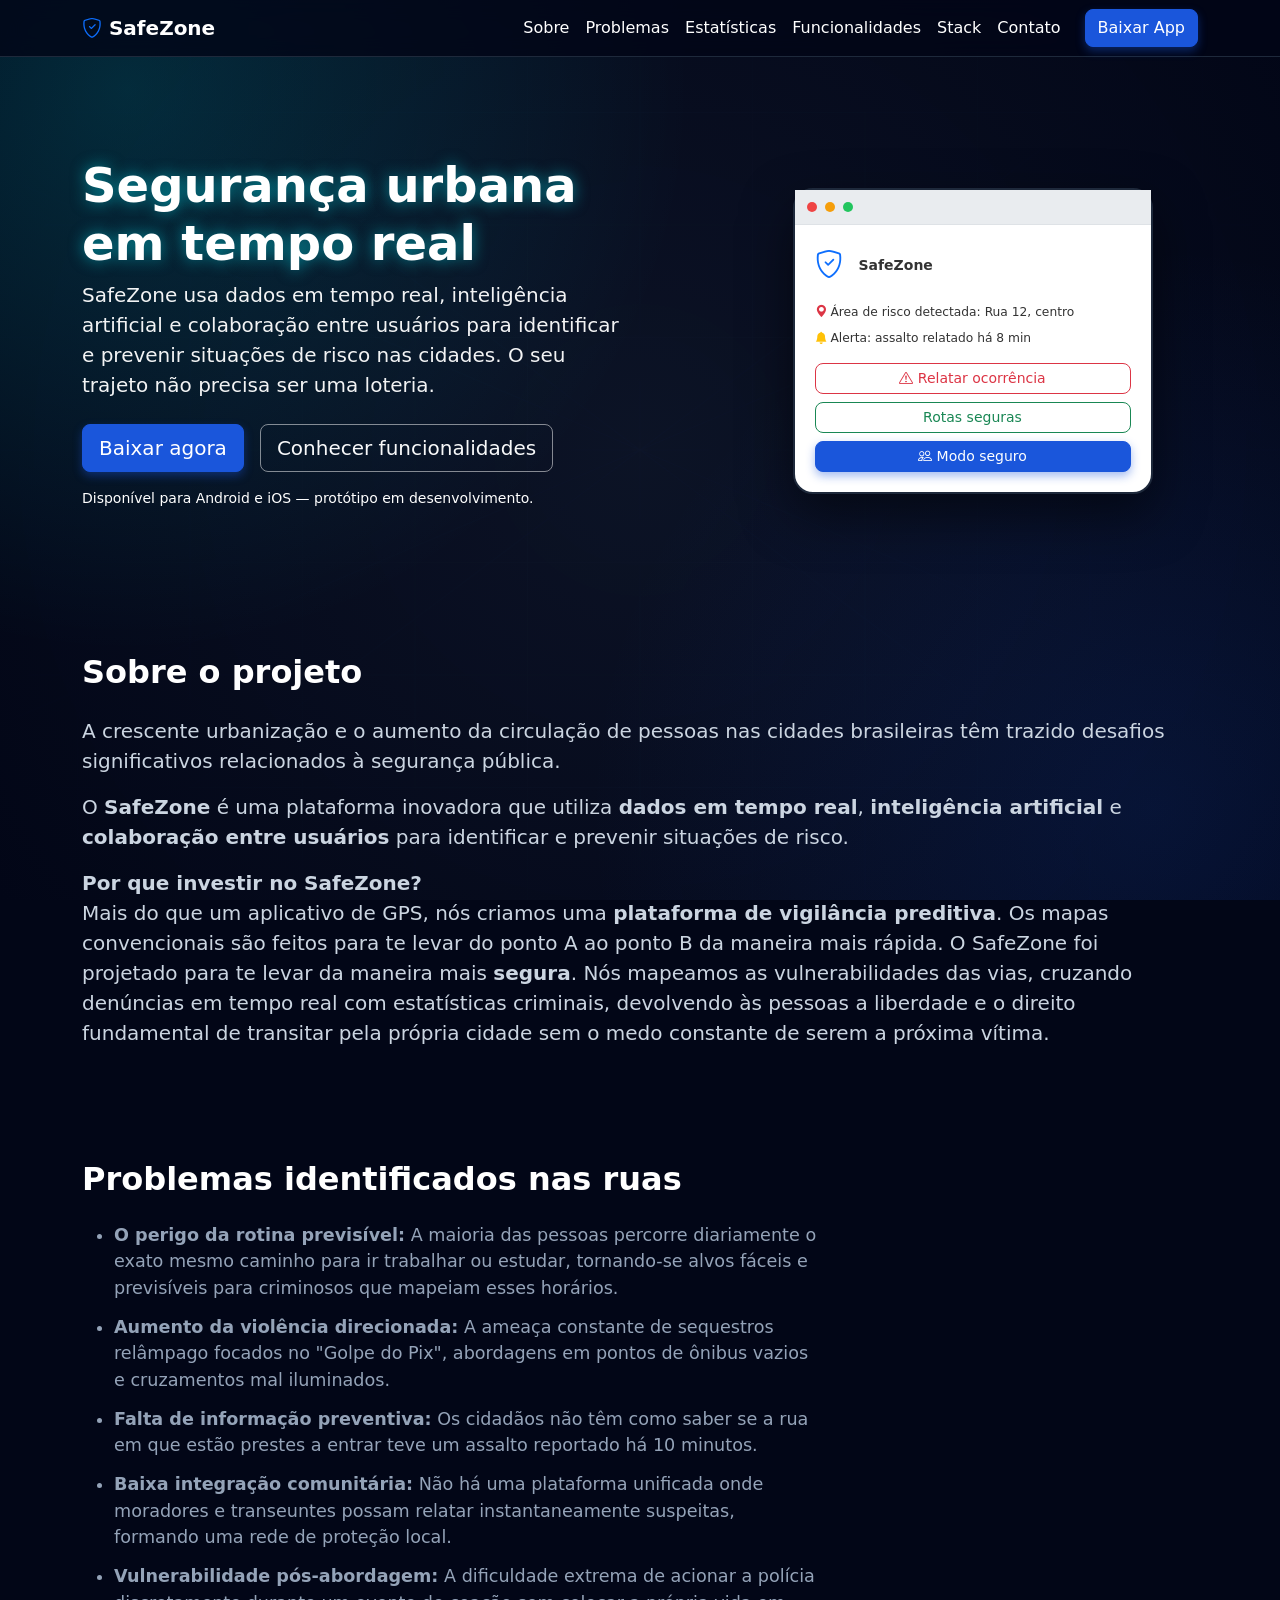
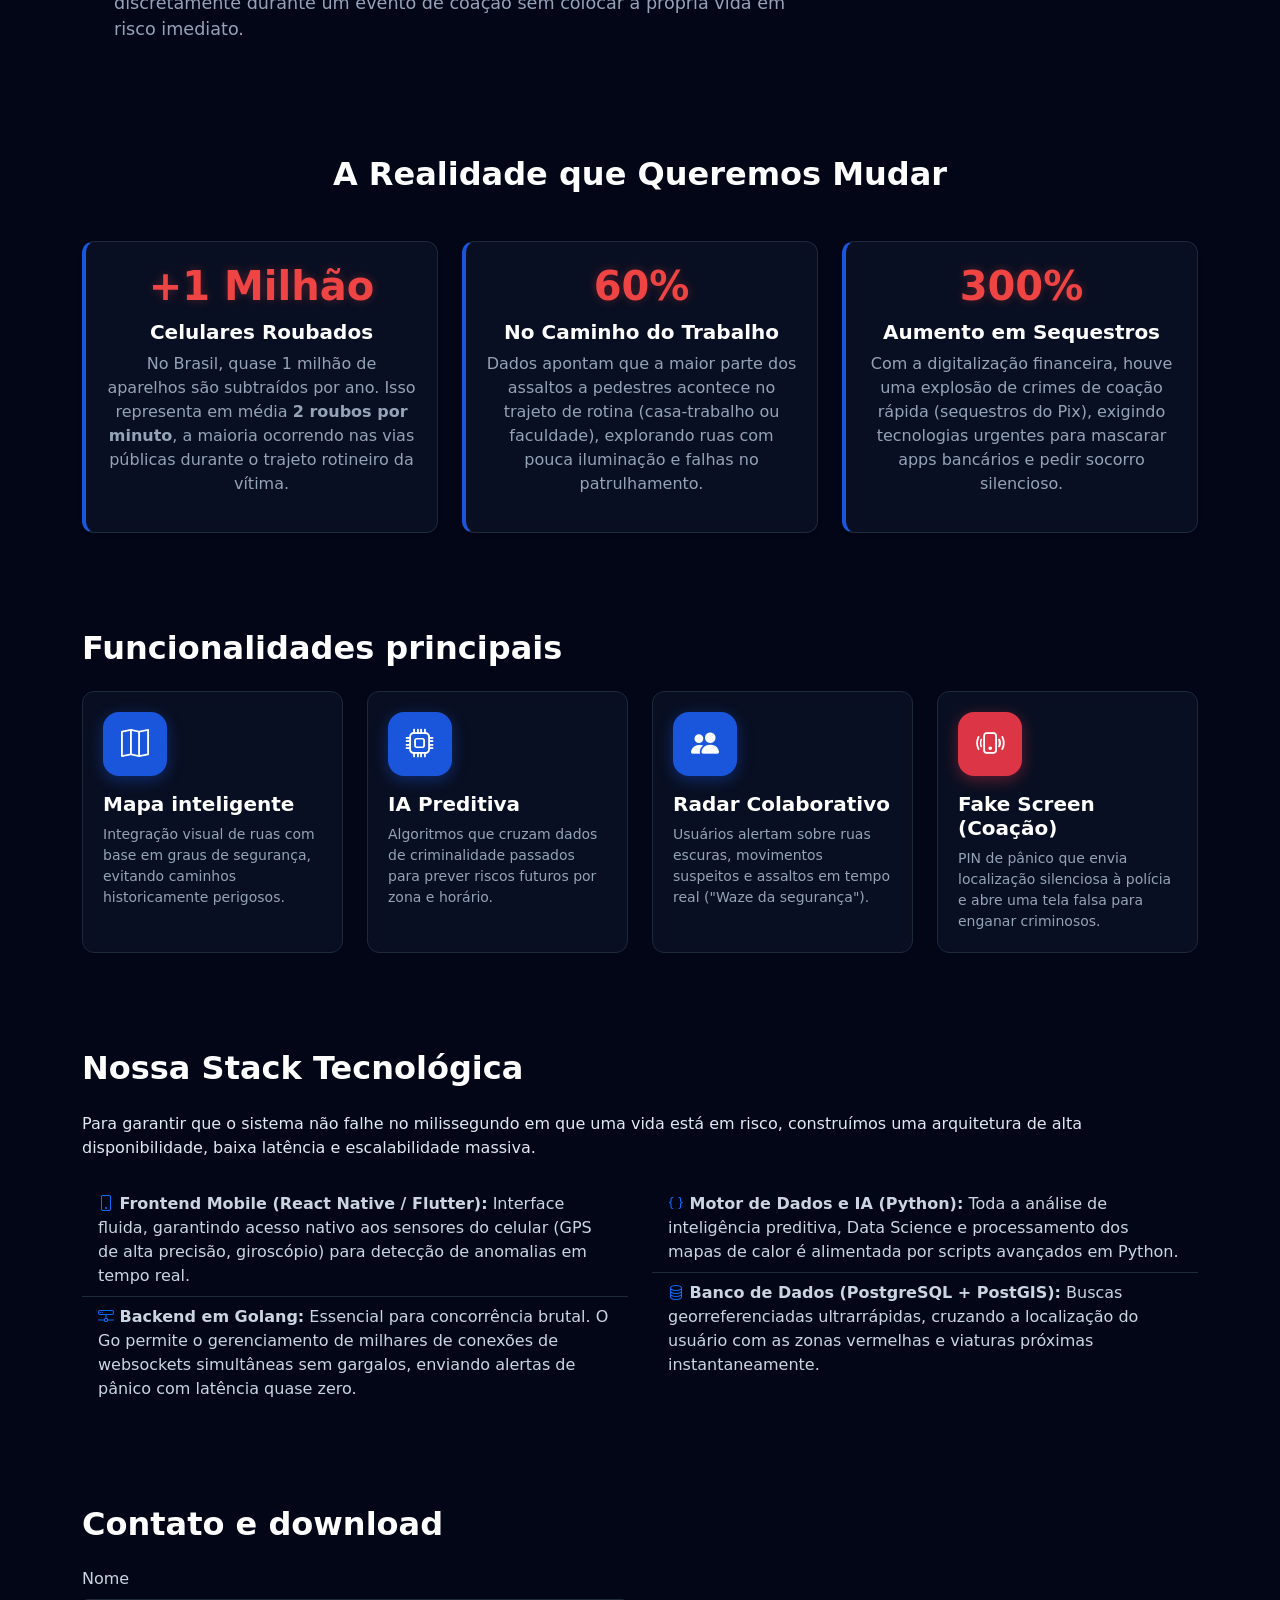
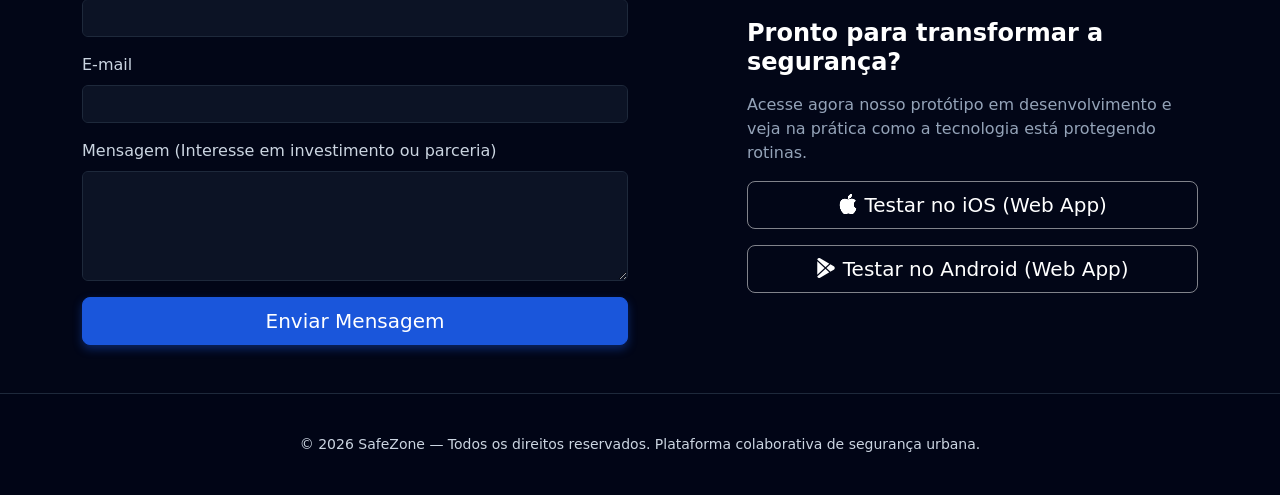
<file: index.html>
<!DOCTYPE html>
<html lang="pt-BR">
<head>
  <meta charset="UTF-8">
  <title>SafeZone — Segurança urbana em tempo real</title>
  <meta name="viewport" content="width=device-width,initial-scale=1">
  <meta name="description" content="SafeZone: aplicativo que usa dados em tempo real, IA e colaboração entre usuários para identificar e prevenir situações de risco nas cidades.">

  <link href="https://cdn.jsdelivr.net/npm/bootstrap@5.3.3/dist/css/bootstrap.min.css" rel="stylesheet">
  <link href="https://cdn.jsdelivr.net/npm/bootstrap-icons@1.11.3/font/bootstrap-icons.css" rel="stylesheet">
  
  <link rel="stylesheet" href="style.css">
</head>
<body>

<nav class="navbar navbar-expand-lg bg-white border-bottom sticky-top">
  <div class="container">
    <a class="navbar-brand fw-bold" href="#">
      <i class="bi bi-shield-check text-primary"></i> SafeZone
    </a>
    <button class="navbar-toggler" type="button" data-bs-toggle="collapse" data-bs-target="#nav">
      <span class="navbar-toggler-icon"></span>
    </button>
    <div class="collapse navbar-collapse" id="nav">
      <ul class="navbar-nav ms-auto">
        <li class="nav-item"><a class="nav-link" href="#sobre">Sobre</a></li>
        <li class="nav-item"><a class="nav-link" href="#problemas">Problemas</a></li>
        <li class="nav-item"><a class="nav-link" href="#estatisticas">Estatísticas</a></li>
        <li class="nav-item"><a class="nav-link" href="#funcionalidades">Funcionalidades</a></li>
        <li class="nav-item"><a class="nav-link" href="#stack">Stack</a></li>
        <li class="nav-item"><a class="nav-link" href="#contato">Contato</a></li>
      </ul>
      <a class="btn btn-primary ms-lg-3" href="#" onclick="baixarApp(event)">Baixar App</a>
    </div>
  </div>
</nav>

<section class="hero">
  <div class="container">
    <div class="row align-items-center">
      <div class="col-lg-6">
        <h1>Segurança urbana em tempo real</h1>
        <p class="lead mb-4">
          SafeZone usa dados em tempo real, inteligência artificial e colaboração entre usuários para identificar e prevenir situações de risco nas cidades. O seu trajeto não precisa ser uma loteria.
        </p>
        <div class="d-flex gap-3">
          <a class="btn btn-primary btn-lg" href="#" onclick="baixarApp(event)">Baixar agora</a>
          <a class="btn btn-outline-light btn-lg" href="#funcionalidades">Conhecer funcionalidades</a>
        </div>
        <p class="mt-3 small">
          Disponível para Android e iOS — protótipo em desenvolvimento.
        </p>
      </div>
      <div class="col-lg-5 offset-lg-1 mt-5 mt-lg-0">
        <div class="mockup">
          <div class="mockup-header">
            <div class="dot red"></div><div class="dot yellow"></div><div class="dot green"></div>
          </div>
          <div class="mockup-body">
            <div class="d-flex align-items-center gap-3 mb-3">
              <i class="bi bi-shield-check text-primary fs-3"></i>
              <strong>SafeZone</strong>
            </div>
            <p class="small mb-2"><i class="bi bi-geo-alt-fill text-danger"></i> Área de risco detectada: Rua 12, centro</p>
            <p class="small mb-3"><i class="bi bi-bell-fill text-warning"></i> Alerta: assalto relatado há 8 min</p>
            <div class="d-grid gap-2">
              <button class="btn btn-sm btn-outline-danger"><i class="bi bi-exclamation-triangle"></i> Relatar ocorrência</button>
              <button class="btn btn-sm btn-outline-success"><i class="bi bi-navigation-2"></i> Rotas seguras</button>
              <button class="btn btn-sm btn-primary"><i class="bi bi-people"></i> Modo seguro</button>
            </div>
          </div>
        </div>
      </div>
    </div>
  </div>
</section>

<section id="sobre" class="py-5">
  <div class="container">
    <h2 class="section-title">Sobre o projeto</h2>
    <p class="fs-5">A crescente urbanização e o aumento da circulação de pessoas nas cidades brasileiras têm trazido desafios significativos relacionados à segurança pública.</p>
    <p class="fs-5">O <strong>SafeZone</strong> é uma plataforma inovadora que utiliza <strong>dados em tempo real</strong>, <strong>inteligência artificial</strong> e <strong>colaboração entre usuários</strong> para identificar e prevenir situações de risco.</p>
    <p class="fs-5"><strong>Por que investir no SafeZone?</strong><br> Mais do que um aplicativo de GPS, nós criamos uma <strong>plataforma de vigilância preditiva</strong>. Os mapas convencionais são feitos para te levar do ponto A ao ponto B da maneira mais rápida. O SafeZone foi projetado para te levar da maneira mais <strong>segura</strong>. Nós mapeamos as vulnerabilidades das vias, cruzando denúncias em tempo real com estatísticas criminais, devolvendo às pessoas a liberdade e o direito fundamental de transitar pela própria cidade sem o medo constante de serem a próxima vítima.</p>
  </div>
</section>

<section id="problemas" class="py-5 bg-light">
  <div class="container">
    <h2 class="section-title">Problemas identificados nas ruas</h2>
    <div class="row">
      <div class="col-lg-8">
        <ul class="problem-list text-muted">
          <li><strong>O perigo da rotina previsível:</strong> A maioria das pessoas percorre diariamente o exato mesmo caminho para ir trabalhar ou estudar, tornando-se alvos fáceis e previsíveis para criminosos que mapeiam esses horários.</li>
          <li><strong>Aumento da violência direcionada:</strong> A ameaça constante de sequestros relâmpago focados no "Golpe do Pix", abordagens em pontos de ônibus vazios e cruzamentos mal iluminados.</li>
          <li><strong>Falta de informação preventiva:</strong> Os cidadãos não têm como saber se a rua em que estão prestes a entrar teve um assalto reportado há 10 minutos.</li>
          <li><strong>Baixa integração comunitária:</strong> Não há uma plataforma unificada onde moradores e transeuntes possam relatar instantaneamente suspeitas, formando uma rede de proteção local.</li>
          <li><strong>Vulnerabilidade pós-abordagem:</strong> A dificuldade extrema de acionar a polícia discretamente durante um evento de coação sem colocar a própria vida em risco imediato.</li>
        </ul>
      </div>
    </div>
  </div>
</section>

<section id="estatisticas" class="py-5">
  <div class="container">
    <h2 class="section-title text-center mb-5">A Realidade que Queremos Mudar</h2>
    <div class="row g-4">
      <div class="col-md-4">
        <div class="fun-card shadow-sm">
          <h3>+1 Milhão</h3>
          <h5 class="fw-bold">Celulares Roubados</h5>
          <p class="text-muted mt-2">No Brasil, quase 1 milhão de aparelhos são subtraídos por ano. Isso representa em média <strong>2 roubos por minuto</strong>, a maioria ocorrendo nas vias públicas durante o trajeto rotineiro da vítima.</p>
        </div>
      </div>
      <div class="col-md-4">
        <div class="fun-card shadow-sm">
          <h3>60%</h3>
          <h5 class="fw-bold">No Caminho do Trabalho</h5>
          <p class="text-muted mt-2">Dados apontam que a maior parte dos assaltos a pedestres acontece no trajeto de rotina (casa-trabalho ou faculdade), explorando ruas com pouca iluminação e falhas no patrulhamento.</p>
        </div>
      </div>
      <div class="col-md-4">
        <div class="fun-card shadow-sm">
          <h3>300%</h3>
          <h5 class="fw-bold">Aumento em Sequestros</h5>
          <p class="text-muted mt-2">Com a digitalização financeira, houve uma explosão de crimes de coação rápida (sequestros do Pix), exigindo tecnologias urgentes para mascarar apps bancários e pedir socorro silencioso.</p>
        </div>
      </div>
    </div>
  </div>
</section>

<section id="funcionalidades" class="py-5 bg-light">
  <div class="container">
    <h2 class="section-title">Funcionalidades principais</h2>
    <div class="row g-4">
      <div class="col-md-6 col-lg-3">
        <div class="fun-card">
          <div class="feature-icon mb-3"><i class="bi bi-map"></i></div>
          <h5 class="fw-bold">Mapa inteligente</h5>
          <p class="small text-muted mb-0">Integração visual de ruas com base em graus de segurança, evitando caminhos historicamente perigosos.</p>
        </div>
      </div>
      <div class="col-md-6 col-lg-3">
        <div class="fun-card">
          <div class="feature-icon mb-3"><i class="bi bi-cpu"></i></div>
          <h5 class="fw-bold">IA Preditiva</h5>
          <p class="small text-muted mb-0">Algoritmos que cruzam dados de criminalidade passados para prever riscos futuros por zona e horário.</p>
        </div>
      </div>
      <div class="col-md-6 col-lg-3">
        <div class="fun-card">
          <div class="feature-icon mb-3"><i class="bi bi-people-fill"></i></div>
          <h5 class="fw-bold">Radar Colaborativo</h5>
          <p class="small text-muted mb-0">Usuários alertam sobre ruas escuras, movimentos suspeitos e assaltos em tempo real ("Waze da segurança").</p>
        </div>
      </div>
      <div class="col-md-6 col-lg-3">
        <div class="fun-card">
          <div class="feature-icon mb-3 bg-danger" style="box-shadow: 0 4px 15px rgba(220,53,69,0.4);"><i class="bi bi-phone-vibrate"></i></div>
          <h5 class="fw-bold">Fake Screen (Coação)</h5>
          <p class="small text-muted mb-0">PIN de pânico que envia localização silenciosa à polícia e abre uma tela falsa para enganar criminosos.</p>
        </div>
      </div>
    </div>
  </div>
</section>

<section id="stack" class="py-5">
  <div class="container">
    <h2 class="section-title">Nossa Stack Tecnológica</h2>
    <p class="mb-4">Para garantir que o sistema não falhe no milissegundo em que uma vida está em risco, construímos uma arquitetura de alta disponibilidade, baixa latência e escalabilidade massiva.</p>
    <div class="row g-4">
      <div class="col-lg-6">
        <ul class="list-group list-group-flush">
          <li class="list-group-item bg-transparent"><strong><i class="bi bi-phone text-primary"></i> Frontend Mobile (React Native / Flutter):</strong> Interface fluida, garantindo acesso nativo aos sensores do celular (GPS de alta precisão, giroscópio) para detecção de anomalias em tempo real.</li>
          <li class="list-group-item bg-transparent"><strong><i class="bi bi-hdd-network text-primary"></i> Backend em Golang:</strong> Essencial para concorrência brutal. O Go permite o gerenciamento de milhares de conexões de websockets simultâneas sem gargalos, enviando alertas de pânico com latência quase zero.</li>
        </ul>
      </div>
      <div class="col-lg-6">
        <ul class="list-group list-group-flush">
          <li class="list-group-item bg-transparent"><strong><i class="bi bi-braces text-primary"></i> Motor de Dados e IA (Python):</strong> Toda a análise de inteligência preditiva, Data Science e processamento dos mapas de calor é alimentada por scripts avançados em Python.</li>
          <li class="list-group-item bg-transparent"><strong><i class="bi bi-database text-primary"></i> Banco de Dados (PostgreSQL + PostGIS):</strong> Buscas georreferenciadas ultrarrápidas, cruzando a localização do usuário com as zonas vermelhas e viaturas próximas instantaneamente.</li>
        </ul>
      </div>
    </div>
  </div>
</section>

<section id="contato" class="py-5 bg-light">
  <div class="container">
    <h2 class="section-title">Contato e download</h2>
    <div class="row">
      <div class="col-lg-6">
        <form id="contact-form">
          <div class="mb-3"><label class="form-label">Nome</label><input type="text" class="form-control" required></div>
          <div class="mb-3"><label class="form-label">E-mail</label><input type="email" class="form-control" required></div>
          <div class="mb-3"><label class="form-label">Mensagem (Interesse em investimento ou parceria)</label><textarea class="form-control" rows="4" required></textarea></div>
          <button type="submit" class="btn btn-primary btn-lg w-100">Enviar Mensagem</button>
        </form>
      </div>
      <div class="col-lg-5 offset-lg-1 mt-4 mt-lg-0 d-flex flex-column justify-content-center">
        <h4 class="fw-bold mb-3" style="color: #fff;">Pronto para transformar a segurança?</h4>
        <p class="text-muted">Acesse agora nosso protótipo em desenvolvimento e veja na prática como a tecnologia está protegendo rotinas.</p>
        <button class="btn btn-outline-dark btn-lg mb-3" onclick="baixarApp(event)"><i class="bi bi-apple"></i> Testar no iOS (Web App)</button>
        <button class="btn btn-outline-dark btn-lg" onclick="baixarApp(event)"><i class="bi bi-google-play"></i> Testar no Android (Web App)</button>
      </div>
    </div>
  </div>
</section>

<footer>
  <div class="container">
    <p class="small text-center mb-0">© 2026 SafeZone — Todos os direitos reservados. Plataforma colaborativa de segurança urbana.</p>
  </div>
</footer>

<script src="https://cdn.jsdelivr.net/npm/bootstrap@5.3.3/dist/js/bootstrap.bundle.min.js"></script>
<script src="script.js"></script>

</body>
</html>
</file>
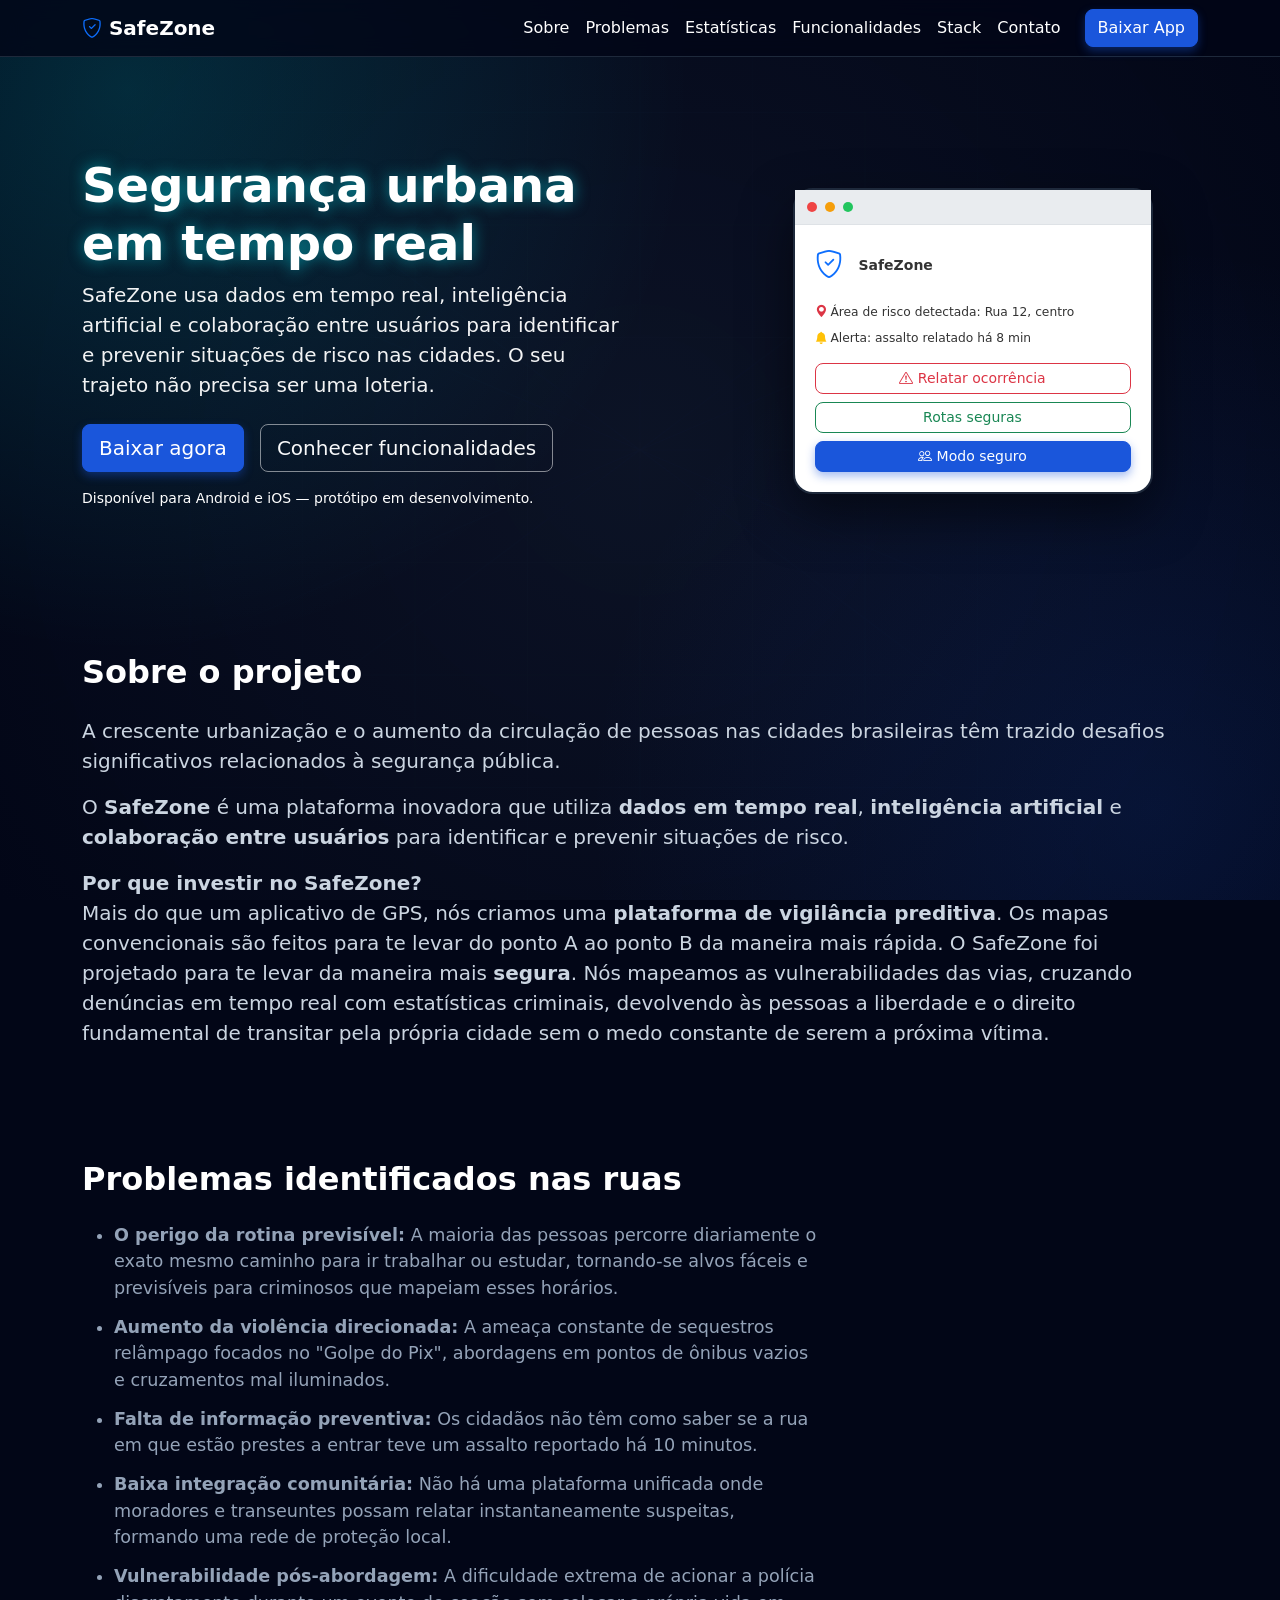
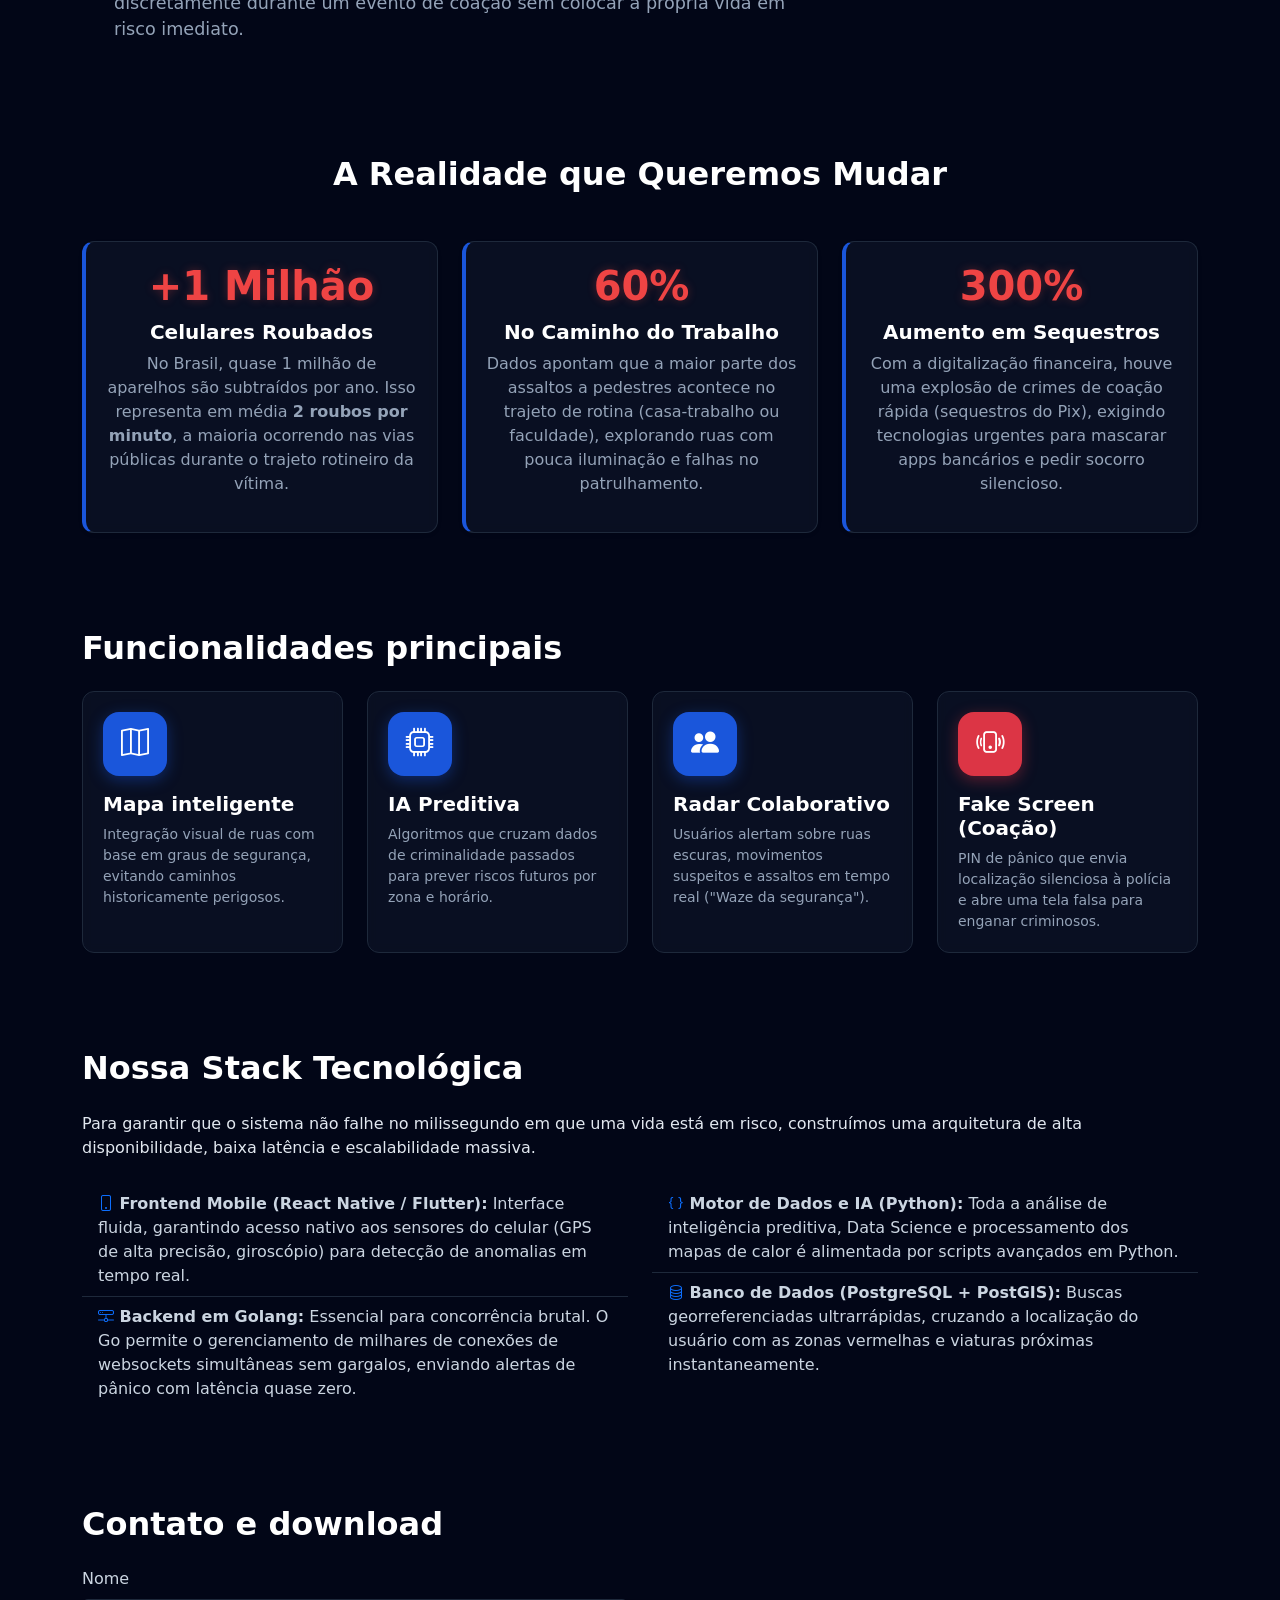
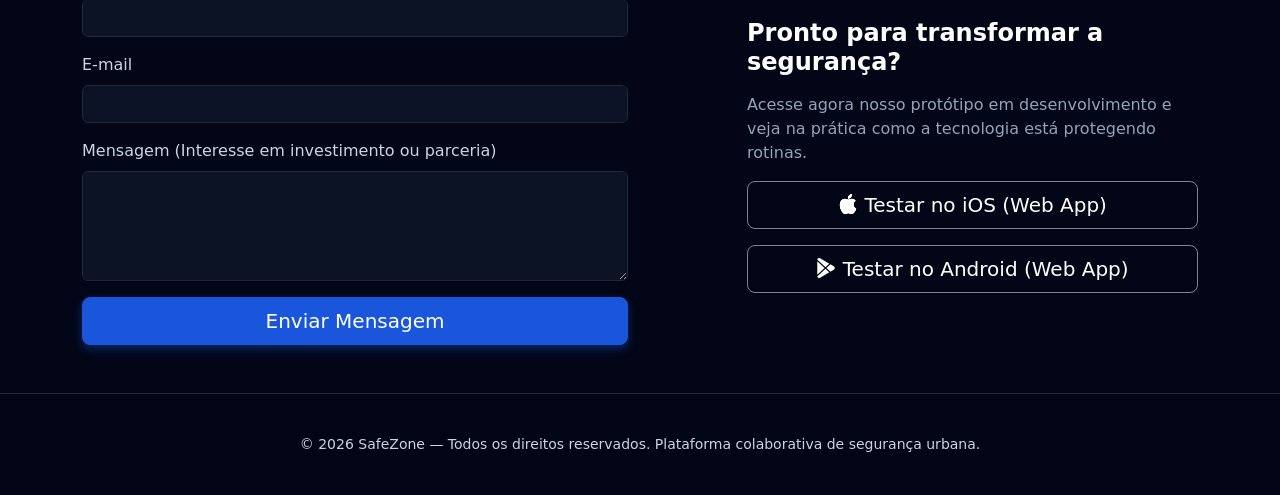
<file: index (1).html>
<!DOCTYPE html>
<html lang="pt-BR">
<head>
  <meta charset="UTF-8">
  <title>SafeZone — Segurança urbana em tempo real</title>
  <meta name="viewport" content="width=device-width,initial-scale=1">
  <meta name="description" content="SafeZone: aplicativo que usa dados em tempo real, IA e colaboração entre usuários para identificar e prevenir situações de risco nas cidades.">

  <link href="https://cdn.jsdelivr.net/npm/bootstrap@5.3.3/dist/css/bootstrap.min.css" rel="stylesheet">
  <link href="https://cdn.jsdelivr.net/npm/bootstrap-icons@1.11.3/font/bootstrap-icons.css" rel="stylesheet">
  
  <link rel="stylesheet" href="style.css">
</head>
<body>

<nav class="navbar navbar-expand-lg bg-white border-bottom sticky-top">
  <div class="container">
    <a class="navbar-brand fw-bold" href="#">
      <i class="bi bi-shield-check text-primary"></i> SafeZone
    </a>
    <button class="navbar-toggler" type="button" data-bs-toggle="collapse" data-bs-target="#nav">
      <span class="navbar-toggler-icon"></span>
    </button>
    <div class="collapse navbar-collapse" id="nav">
      <ul class="navbar-nav ms-auto">
        <li class="nav-item"><a class="nav-link" href="#sobre">Sobre</a></li>
        <li class="nav-item"><a class="nav-link" href="#problemas">Problemas</a></li>
        <li class="nav-item"><a class="nav-link" href="#estatisticas">Estatísticas</a></li>
        <li class="nav-item"><a class="nav-link" href="#funcionalidades">Funcionalidades</a></li>
        <li class="nav-item"><a class="nav-link" href="#stack">Stack</a></li>
        <li class="nav-item"><a class="nav-link" href="#contato">Contato</a></li>
      </ul>
      <a class="btn btn-primary ms-lg-3" href="#" onclick="baixarApp(event)">Baixar App</a>
    </div>
  </div>
</nav>

<section class="hero">
  <div class="container">
    <div class="row align-items-center">
      <div class="col-lg-6">
        <h1>Segurança urbana em tempo real</h1>
        <p class="lead mb-4">
          SafeZone usa dados em tempo real, inteligência artificial e colaboração entre usuários para identificar e prevenir situações de risco nas cidades. O seu trajeto não precisa ser uma loteria.
        </p>
        <div class="d-flex gap-3">
          <a class="btn btn-primary btn-lg" href="#" onclick="baixarApp(event)">Baixar agora</a>
          <a class="btn btn-outline-light btn-lg" href="#funcionalidades">Conhecer funcionalidades</a>
        </div>
        <p class="mt-3 small">
          Disponível para Android e iOS — protótipo em desenvolvimento.
        </p>
      </div>
      <div class="col-lg-5 offset-lg-1 mt-5 mt-lg-0">
        <div class="mockup">
          <div class="mockup-header">
            <div class="dot red"></div><div class="dot yellow"></div><div class="dot green"></div>
          </div>
          <div class="mockup-body">
            <div class="d-flex align-items-center gap-3 mb-3">
              <i class="bi bi-shield-check text-primary fs-3"></i>
              <strong>SafeZone</strong>
            </div>
            <p class="small mb-2"><i class="bi bi-geo-alt-fill text-danger"></i> Área de risco detectada: Rua 12, centro</p>
            <p class="small mb-3"><i class="bi bi-bell-fill text-warning"></i> Alerta: assalto relatado há 8 min</p>
            <div class="d-grid gap-2">
              <button class="btn btn-sm btn-outline-danger"><i class="bi bi-exclamation-triangle"></i> Relatar ocorrência</button>
              <button class="btn btn-sm btn-outline-success"><i class="bi bi-navigation-2"></i> Rotas seguras</button>
              <button class="btn btn-sm btn-primary"><i class="bi bi-people"></i> Modo seguro</button>
            </div>
          </div>
        </div>
      </div>
    </div>
  </div>
</section>

<section id="sobre" class="py-5">
  <div class="container">
    <h2 class="section-title">Sobre o projeto</h2>
    <p class="fs-5">A crescente urbanização e o aumento da circulação de pessoas nas cidades brasileiras têm trazido desafios significativos relacionados à segurança pública.</p>
    <p class="fs-5">O <strong>SafeZone</strong> é uma plataforma inovadora que utiliza <strong>dados em tempo real</strong>, <strong>inteligência artificial</strong> e <strong>colaboração entre usuários</strong> para identificar e prevenir situações de risco.</p>
    <p class="fs-5"><strong>Por que investir no SafeZone?</strong><br> Mais do que um aplicativo de GPS, nós criamos uma <strong>plataforma de vigilância preditiva</strong>. Os mapas convencionais são feitos para te levar do ponto A ao ponto B da maneira mais rápida. O SafeZone foi projetado para te levar da maneira mais <strong>segura</strong>. Nós mapeamos as vulnerabilidades das vias, cruzando denúncias em tempo real com estatísticas criminais, devolvendo às pessoas a liberdade e o direito fundamental de transitar pela própria cidade sem o medo constante de serem a próxima vítima.</p>
  </div>
</section>

<section id="problemas" class="py-5 bg-light">
  <div class="container">
    <h2 class="section-title">Problemas identificados nas ruas</h2>
    <div class="row">
      <div class="col-lg-8">
        <ul class="problem-list text-muted">
          <li><strong>O perigo da rotina previsível:</strong> A maioria das pessoas percorre diariamente o exato mesmo caminho para ir trabalhar ou estudar, tornando-se alvos fáceis e previsíveis para criminosos que mapeiam esses horários.</li>
          <li><strong>Aumento da violência direcionada:</strong> A ameaça constante de sequestros relâmpago focados no "Golpe do Pix", abordagens em pontos de ônibus vazios e cruzamentos mal iluminados.</li>
          <li><strong>Falta de informação preventiva:</strong> Os cidadãos não têm como saber se a rua em que estão prestes a entrar teve um assalto reportado há 10 minutos.</li>
          <li><strong>Baixa integração comunitária:</strong> Não há uma plataforma unificada onde moradores e transeuntes possam relatar instantaneamente suspeitas, formando uma rede de proteção local.</li>
          <li><strong>Vulnerabilidade pós-abordagem:</strong> A dificuldade extrema de acionar a polícia discretamente durante um evento de coação sem colocar a própria vida em risco imediato.</li>
        </ul>
      </div>
    </div>
  </div>
</section>

<section id="estatisticas" class="py-5">
  <div class="container">
    <h2 class="section-title text-center mb-5">A Realidade que Queremos Mudar</h2>
    <div class="row g-4">
      <div class="col-md-4">
        <div class="fun-card shadow-sm">
          <h3>+1 Milhão</h3>
          <h5 class="fw-bold">Celulares Roubados</h5>
          <p class="text-muted mt-2">No Brasil, quase 1 milhão de aparelhos são subtraídos por ano. Isso representa em média <strong>2 roubos por minuto</strong>, a maioria ocorrendo nas vias públicas durante o trajeto rotineiro da vítima.</p>
        </div>
      </div>
      <div class="col-md-4">
        <div class="fun-card shadow-sm">
          <h3>60%</h3>
          <h5 class="fw-bold">No Caminho do Trabalho</h5>
          <p class="text-muted mt-2">Dados apontam que a maior parte dos assaltos a pedestres acontece no trajeto de rotina (casa-trabalho ou faculdade), explorando ruas com pouca iluminação e falhas no patrulhamento.</p>
        </div>
      </div>
      <div class="col-md-4">
        <div class="fun-card shadow-sm">
          <h3>300%</h3>
          <h5 class="fw-bold">Aumento em Sequestros</h5>
          <p class="text-muted mt-2">Com a digitalização financeira, houve uma explosão de crimes de coação rápida (sequestros do Pix), exigindo tecnologias urgentes para mascarar apps bancários e pedir socorro silencioso.</p>
        </div>
      </div>
    </div>
  </div>
</section>

<section id="funcionalidades" class="py-5 bg-light">
  <div class="container">
    <h2 class="section-title">Funcionalidades principais</h2>
    <div class="row g-4">
      <div class="col-md-6 col-lg-3">
        <div class="fun-card">
          <div class="feature-icon mb-3"><i class="bi bi-map"></i></div>
          <h5 class="fw-bold">Mapa inteligente</h5>
          <p class="small text-muted mb-0">Integração visual de ruas com base em graus de segurança, evitando caminhos historicamente perigosos.</p>
        </div>
      </div>
      <div class="col-md-6 col-lg-3">
        <div class="fun-card">
          <div class="feature-icon mb-3"><i class="bi bi-cpu"></i></div>
          <h5 class="fw-bold">IA Preditiva</h5>
          <p class="small text-muted mb-0">Algoritmos que cruzam dados de criminalidade passados para prever riscos futuros por zona e horário.</p>
        </div>
      </div>
      <div class="col-md-6 col-lg-3">
        <div class="fun-card">
          <div class="feature-icon mb-3"><i class="bi bi-people-fill"></i></div>
          <h5 class="fw-bold">Radar Colaborativo</h5>
          <p class="small text-muted mb-0">Usuários alertam sobre ruas escuras, movimentos suspeitos e assaltos em tempo real ("Waze da segurança").</p>
        </div>
      </div>
      <div class="col-md-6 col-lg-3">
        <div class="fun-card">
          <div class="feature-icon mb-3 bg-danger" style="box-shadow: 0 4px 15px rgba(220,53,69,0.4);"><i class="bi bi-phone-vibrate"></i></div>
          <h5 class="fw-bold">Fake Screen (Coação)</h5>
          <p class="small text-muted mb-0">PIN de pânico que envia localização silenciosa à polícia e abre uma tela falsa para enganar criminosos.</p>
        </div>
      </div>
    </div>
  </div>
</section>

<section id="stack" class="py-5">
  <div class="container">
    <h2 class="section-title">Nossa Stack Tecnológica</h2>
    <p class="mb-4">Para garantir que o sistema não falhe no milissegundo em que uma vida está em risco, construímos uma arquitetura de alta disponibilidade, baixa latência e escalabilidade massiva.</p>
    <div class="row g-4">
      <div class="col-lg-6">
        <ul class="list-group list-group-flush">
          <li class="list-group-item bg-transparent"><strong><i class="bi bi-phone text-primary"></i> Frontend Mobile (React Native / Flutter):</strong> Interface fluida, garantindo acesso nativo aos sensores do celular (GPS de alta precisão, giroscópio) para detecção de anomalias em tempo real.</li>
          <li class="list-group-item bg-transparent"><strong><i class="bi bi-hdd-network text-primary"></i> Backend em Golang:</strong> Essencial para concorrência brutal. O Go permite o gerenciamento de milhares de conexões de websockets simultâneas sem gargalos, enviando alertas de pânico com latência quase zero.</li>
        </ul>
      </div>
      <div class="col-lg-6">
        <ul class="list-group list-group-flush">
          <li class="list-group-item bg-transparent"><strong><i class="bi bi-braces text-primary"></i> Motor de Dados e IA (Python):</strong> Toda a análise de inteligência preditiva, Data Science e processamento dos mapas de calor é alimentada por scripts avançados em Python.</li>
          <li class="list-group-item bg-transparent"><strong><i class="bi bi-database text-primary"></i> Banco de Dados (PostgreSQL + PostGIS):</strong> Buscas georreferenciadas ultrarrápidas, cruzando a localização do usuário com as zonas vermelhas e viaturas próximas instantaneamente.</li>
        </ul>
      </div>
    </div>
  </div>
</section>

<section id="contato" class="py-5 bg-light">
  <div class="container">
    <h2 class="section-title">Contato e download</h2>
    <div class="row">
      <div class="col-lg-6">
        <form id="contact-form">
          <div class="mb-3"><label class="form-label">Nome</label><input type="text" class="form-control" required></div>
          <div class="mb-3"><label class="form-label">E-mail</label><input type="email" class="form-control" required></div>
          <div class="mb-3"><label class="form-label">Mensagem (Interesse em investimento ou parceria)</label><textarea class="form-control" rows="4" required></textarea></div>
          <button type="submit" class="btn btn-primary btn-lg w-100">Enviar Mensagem</button>
        </form>
      </div>
      <div class="col-lg-5 offset-lg-1 mt-4 mt-lg-0 d-flex flex-column justify-content-center">
        <h4 class="fw-bold mb-3" style="color: #fff;">Pronto para transformar a segurança?</h4>
        <p class="text-muted">Acesse agora nosso protótipo em desenvolvimento e veja na prática como a tecnologia está protegendo rotinas.</p>
        <button class="btn btn-outline-dark btn-lg mb-3" onclick="baixarApp(event)"><i class="bi bi-apple"></i> Testar no iOS (Web App)</button>
        <button class="btn btn-outline-dark btn-lg" onclick="baixarApp(event)"><i class="bi bi-google-play"></i> Testar no Android (Web App)</button>
      </div>
    </div>
  </div>
</section>

<footer>
  <div class="container">
    <p class="small text-center mb-0">© 2026 SafeZone — Todos os direitos reservados. Plataforma colaborativa de segurança urbana.</p>
  </div>
</footer>

<script src="https://cdn.jsdelivr.net/npm/bootstrap@5.3.3/dist/js/bootstrap.bundle.min.js"></script>
<script src="script.js"></script>

</body>
</html>
</file>
<file: style.css>
:root {
  /* Paleta de Cores Tecnológica e de Segurança */
  --primary: #1a56db;    /* Azul Tech vibrante */
  --secondary: #1e40af;  /* Azul mais escuro para o hover */
  --accent: #10b981;     /* Verde de confirmação/segurança */
  
  /* NOVAS CORES DE FUNDO NEON */
  --dark: #020617;       /* Fundo quase preto para contraste neon */
  --deep-blue: #0f172a;  /* Azul profundo */
  --neon-blue: #00f2fe;  /* Azul neon brilhante */
  --tech-glow: rgba(0, 242, 254, 0.3);
  
  --light: #f8fafc;
  --glow: rgba(26, 86, 219, 0.4); 
}

/* Configuração Global do Plano de Fundo Neon e 3D */
body {
  font-family: Inter, system-ui, -apple-system, sans-serif;
  color: #e2e8f0; /* Texto claro para fundo escuro */
  background-color: var(--dark);
  position: relative;
  overflow-x: hidden;
}

/* CAMADA DE FUNDO 3D (Perspectiva de Cidade Wireframe) */
body::before {
  content: '';
  position: fixed;
  top: 0; left: 0; width: 100%; height: 100%;
  /* Imagem SVG embutida que simula uma rede tática/cidade wireframe 3D */
  background-image: url("data:image/svg+xml,%3Csvg xmlns='http://www.w3.org/2000/svg' width='100%25' height='100%25' viewBox='0 0 1600 800'%3E%3Cg stroke='%231e293b' stroke-width='0.5' %3E%3Cpath d='M0 100 L1600 100 M0 200 L1600 200 M0 300 L1600 300 M0 400 L1600 400 M0 500 L1600 500 M0 600 L1600 600 M0 700 L1600 700'/%3E%3Cpath d='M100 0 L100 800 M200 0 L200 800 M300 0 L300 800 M400 0 L400 800 M500 0 L500 800 M600 0 L600 800 M700 0 L700 800 M800 0 L800 800 M900 0 L900 800 M1000 0 L1000 800 M1100 0 L1100 800 M1200 0 L1200 800 M1300 0 L1300 800 M1400 0 L1400 800 M1500 0 L1500 800'/%3E%3C/g%3E%3Cg stroke='%231a56db' stroke-width='1' stroke-opacity='0.15'%3E%3Cpath d='M800 400 L100 100 L100 700 Z M800 400 L1500 100 L1500 700 Z M800 400 L400 100 L1200 100 Z M800 400 L400 700 L1200 700 Z' fill='none'/%3E%3C/g%3E%3C/svg%3E");
  background-size: cover;
  background-position: center;
  opacity: 0.5;
  z-index: -2; /* Atrás de tudo */
}

/* CAMADA DE DEGRADÊ NEON BLUR */
body::after {
  content: '';
  position: fixed;
  top: 0; left: 0; width: 100%; height: 100%;
  background: 
    radial-gradient(circle at 10% 10%, rgba(0, 242, 254, 0.15) 0%, transparent 40%),
    radial-gradient(circle at 90% 90%, rgba(26, 86, 219, 0.15) 0%, transparent 40%),
    radial-gradient(circle at 50% 50%, rgba(15, 23, 42, 0.8) 0%, var(--dark) 100%);
  z-index: -1; /* Entre a cidade 3D e o conteúdo */
}

/* Navbar Custom */
.navbar {
  background-color: rgba(2, 6, 23, 0.8) !important;
  backdrop-filter: blur(10px);
  border-bottom: 1px solid #1e293b !important;
}
.navbar-brand, .nav-link { color: #fff !important; }
.nav-link:hover { color: var(--neon-blue) !important; }

/* Ajuste Hero para fundo neon */
.hero {
  background: transparent; /* Remove gradiente antigo */
  color: #fff;
  padding: 100px 0 80px;
  position: relative;
}
.hero h1 { font-weight: 800; font-size: 3rem; text-shadow: 0 0 15px rgba(0, 242, 254, 0.5); }
.hero .lead { font-size: 1.25rem; opacity: .95; }

/* EFEITOS DE HOVER NOS BOTÕES */
.btn {
  transition: all 0.3s ease;
  border-radius: 8px;
}
.btn-primary {
  background: var(--primary);
  border-color: var(--primary);
  box-shadow: 0 4px 10px var(--glow);
}
.btn-primary:hover {
  background: var(--secondary);
  border-color: var(--secondary);
  transform: translateY(-3px);
  box-shadow: 0 8px 20px var(--tech-glow);
}
.btn-outline-light { border-color: rgba(255,255,255,0.5); }
.btn-outline-light:hover {
  background: #fff;
  color: var(--dark);
  transform: translateY(-3px);
  box-shadow: 0 8px 20px rgba(255, 255, 255, 0.2);
}

/* Botões escuras na seção clara agora precisam ser claras */
.btn-outline-dark { 
  color: #fff; 
  border-color: rgba(255,255,255,0.5); 
}
.btn-outline-dark:hover {
  transform: translateY(-3px);
  box-shadow: 0 8px 15px var(--tech-glow);
  background: #fff;
  color: var(--dark);
}

/* EFEITOS DE HOVER NOS BOTÕES DO MOCKUP */
.mockup-body .btn:hover {
  transform: scale(1.03);
}

.feature-icon {
  width: 64px; height: 64px; display: flex; align-items: center; justify-content: center;
  border-radius: 16px; background: var(--primary); color: #fff; font-size: 28px;
  box-shadow: 0 4px 15px var(--glow);
}

.section-title { font-weight: 800; margin-bottom: 1.5rem; color: #fff; }
.fs-5 { color: #cbd5e1; } /* Subtítulos claros */

.problem-list li { margin-bottom: .8rem; font-size: 1.1rem; color: #94a3b8 !important; }

/* EFEITOS DE HOVER NOS CARTÕES - Adaptados para tema escuro */
.fun-card {
  border: 1px solid #1e293b;
  border-radius: 12px;
  padding: 20px;
  background: rgba(15, 23, 42, 0.6); /* Semi-transparente tático */
  backdrop-filter: blur(5px);
  height: 100%;
  transition: all 0.3s ease;
  color: #cbd5e1;
}
.fun-card:hover {
  transform: translateY(-6px);
  border-color: var(--neon-blue);
  box-shadow: 0 12px 25px rgba(0, 242, 254, 0.2);
}
.fun-card h5 { color: #fff; }

/* Mockup visual */
.mockup {
  background: #fff; border-radius: 20px; box-shadow: 0 20px 50px rgba(0,0,0,.5);
  max-width: 360px; margin: auto;
  border: 2px solid #1e293b;
}
.mockup-header { background: #e9ecef; padding: 12px; border-bottom: 1px solid #dee2e6; display: flex; gap: 8px; align-items: center; }
.dot { width: 10px; height: 10px; border-radius: 50%; background: #ccc; }
.dot.red { background: #ef4444; } .dot.yellow { background: #f59e0b; } .dot.green { background: #22c55e; }
.mockup-body { padding: 20px; font-size: 14px; color: #333; }

/* Seções antigamente claras agora escuras/transparentes */
.bg-light { background-color: transparent !important; }

/* Stack list */
.list-group-item { color: #cbd5e1; border-color: #1e293b; }

/* Forms */
.form-control {
  background-color: rgba(15, 23, 42, 0.8);
  border: 1px solid #1e293b;
  color: #fff;
}
.form-control:focus {
  background-color: #0f172a;
  border-color: var(--neon-blue);
  color: #fff;
  box-shadow: 0 0 10px var(--tech-glow);
}
.form-label { color: #cbd5e1; }
.text-muted { color: #94a3b8 !important; }

footer {
  background: rgba(2, 6, 23, 0.8);
  color: #cbd5e1;
  padding: 40px 0;
  border-top: 1px solid #1e293b;
}
footer a { color: #fff; }

#estatisticas .fun-card {
  text-align: center;
  border-left: 4px solid var(--primary);
}

#estatisticas h3 {
  font-size: 2.5rem;
  font-weight: 900;
  color: #ef4444;
  margin-bottom: 10px;
  text-shadow: 0 0 10px rgba(239, 68, 68, 0.3);
}
</file>
